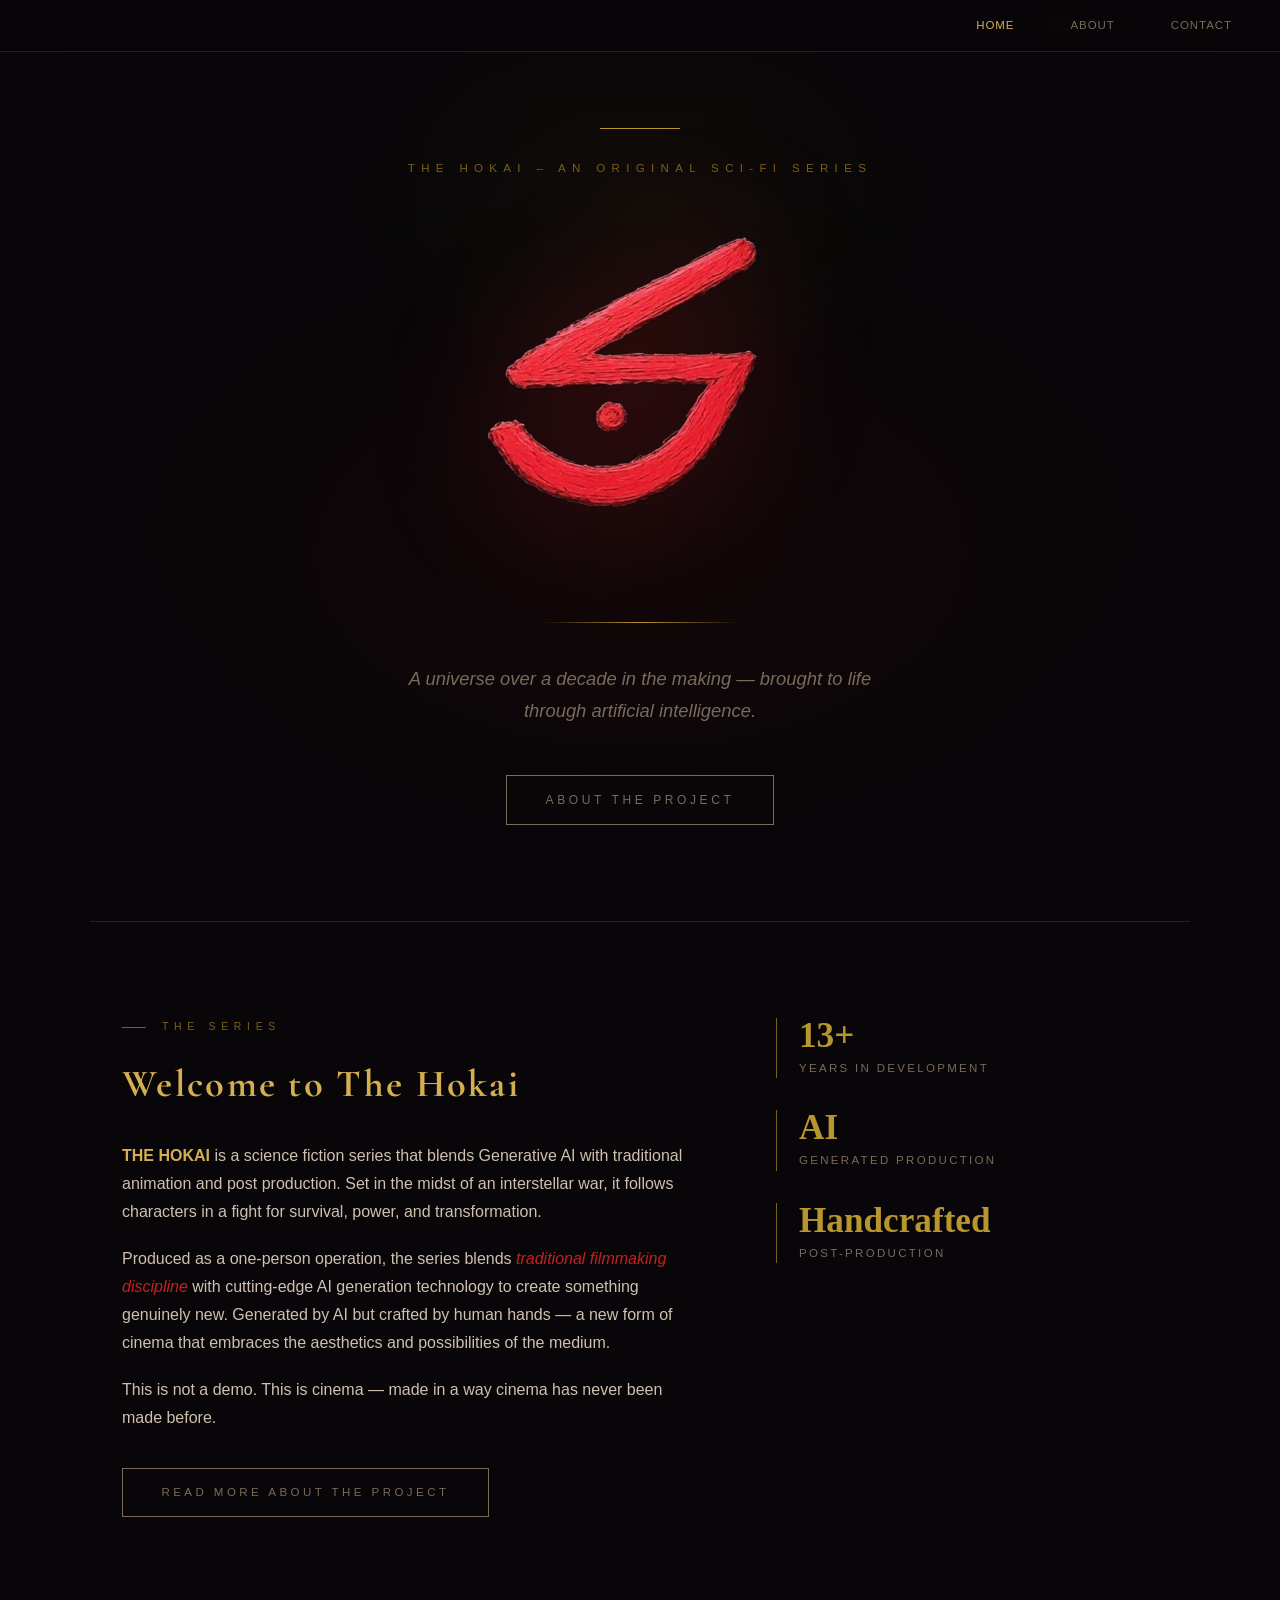
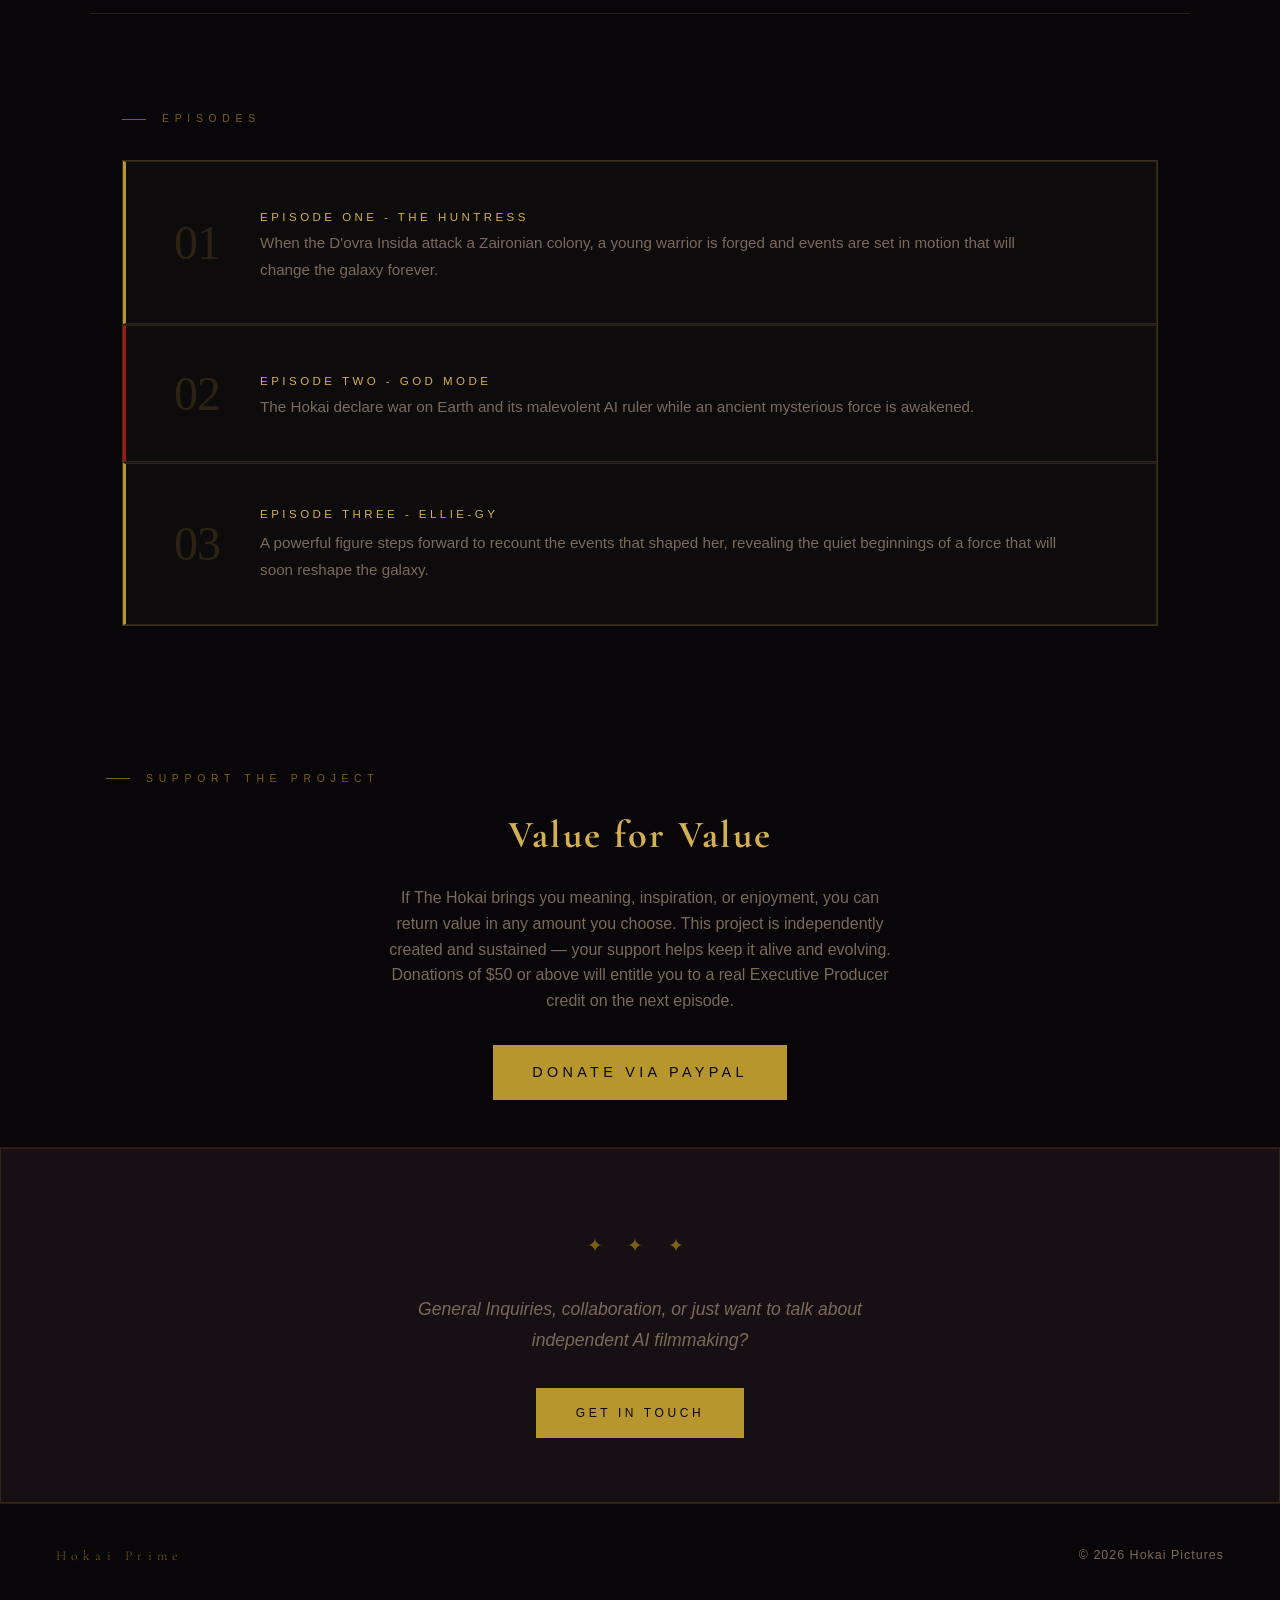
<file: index.html>
<!DOCTYPE html>
<html lang="en">
<head>
<meta charset="UTF-8">
<meta name="viewport" content="width=device-width, initial-scale=1.0">
<title>HOKAI PRIME — An Original Sci-Fi Series</title>
<link rel="stylesheet" href="style.css">
<link href="https://fonts.googleapis.com/css2?family=Cormorant+Garamond:wght@700&display=swap" rel="stylesheet">
<style>
/* ── HERO LOGO ── */
.hero-logo-wrap {
  opacity: 0;
  animation: fadeUp 1s 0.4s forwards;
}

.hero-logo-img {
  width: clamp(260px, 40vw, 520px);
  height: auto;
  mix-blend-mode: lighten;
  filter: drop-shadow(0 0 60px rgba(180, 30, 30, 0.35));
}

/* ── HOME-SPECIFIC ── */
.home-bg {
  position: absolute;
  inset: 0;
  background:
    radial-gradient(ellipse 60% 50% at 50% 60%, rgba(155,26,26,0.07) 0%, transparent 70%),
    radial-gradient(ellipse 40% 40% at 50% 20%, rgba(184,150,46,0.05) 0%, transparent 60%);
}

/* Overview */
.overview-grid {
  display: grid;
  grid-template-columns: 3fr 2fr;
  gap: 5rem;
  align-items: start;
}

.overview-body p {
  font-size: 1rem;
  color: var(--text);
  margin-bottom: 1.2rem;
}

.overview-body p strong { color: var(--gold-lt); font-weight: 600; }

.overview-body p em { color: var(--red-lt); font-style: italic; }

.overview-stats {
  display: flex;
  flex-direction: column;
  gap: 2rem;
}

.stat-block {
  border-left: 1px solid var(--gold-dk);
  padding-left: 1.4rem;
}

.stat-number {
  font-family: 'Trajan Pro', 'Times New Roman', Georgia, serif;
  font-size: 2.2rem;
  font-weight: 700;
  color: var(--gold);
  line-height: 1;
}

.stat-label {
  font-size: 0.72rem;
  letter-spacing: 0.2em;
  text-transform: uppercase;
  color: var(--muted);
  margin-top: 0.3rem;
}

/* Universe Pillars */
.pillar-grid {
  display: grid;
  grid-template-columns: repeat(auto-fit, minmax(220px, 1fr));
  gap: 1px;
  background: var(--border);
  border: 1px solid var(--border);
  margin-top: 3rem;
}

.pillar {
  background: var(--deep);
  padding: 2.2rem 2rem;
  transition: background 0.2s;
}

.pillar:hover { background: var(--surface); }

.pillar-mark {
  font-size: 0.65rem;
  letter-spacing: 0.4em;
  text-transform: uppercase;
  color: var(--red-lt);
  margin-bottom: 0.8rem;
}

.pillar h3 {
  font-size: 1rem;
  margin-bottom: 0.7rem;
}

.pillar p {
  font-size: 0.9rem;
  color: var(--muted);
  line-height: 1.65;
}

/* Episode teaser */
.ep-teaser {
  border: 1px solid var(--border);
  border-left: 3px solid var(--gold);
  background: var(--deep);
  padding: 2.5rem 3rem;
  display: grid;
  grid-template-columns: auto 1fr auto;
  gap: 2.5rem;
  align-items: center;
  transition: background 0.2s, border-color 0.2s;
  text-decoration: none;
  color: inherit;
}

.ep-teaser:hover {
  background: var(--surface);
  border-color: var(--gold-lt);
  border-left-color: var(--gold-lt);
}

.ep-num {
  font-family: 'Trajan Pro', 'Times New Roman', Georgia, serif;
  font-size: 3rem;
  color: var(--gold-dim);
  line-height: 1;
  letter-spacing: -0.02em;
}

.ep-teaser:hover .ep-num { color: rgba(184,150,46,0.4); }

.ep-title {
  font-size: 0.72rem;
  letter-spacing: 0.3em;
  text-transform: uppercase;
  color: var(--gold-lt);
  margin-bottom: 0.4rem;
}

.ep-desc {
  font-size: 0.95rem;
  color: var(--muted);
}

.ep-arrow {
  font-size: 1.3rem;
  color: var(--gold-dk);
  transition: transform 0.2s, color 0.2s;
}

.ep-teaser:hover .ep-arrow {
  transform: translateX(4px);
  color: var(--gold);
}

/* CTA Banner */
.cta-banner {
  background: var(--surface);
  border: 1px solid var(--border);
  border-top: 1px solid var(--border-r);
  padding: 4rem 2rem;
  text-align: center;
}

.cta-banner p {
  font-size: 1.1rem;
  font-style: italic;
  color: var(--muted);
  margin-bottom: 2rem;
  max-width: 480px;
  margin-left: auto;
  margin-right: auto;
}

@media (max-width: 768px) {
  .overview-grid { grid-template-columns: 1fr; gap: 3rem; }
  .overview-stats { flex-direction: row; flex-wrap: wrap; }
  .ep-teaser { grid-template-columns: 1fr; gap: 1rem; padding: 1.8rem; }
  .ep-arrow { display: none; }
}
</style>
</head>
<body>

<nav>
  <ul class="nav-links">
    <li><a href="index.html" class="active">Home</a></li>
    <li><a href="about.html">About</a></li>
    <li><a href="contact.html">Contact</a></li>
  </ul>
</nav>

<!-- HERO -->
<section class="hero">
  <div class="home-bg" aria-hidden="true"></div>
  <div class="hero-scanlines" aria-hidden="true"></div>
  <div class="hero-vignette" aria-hidden="true"></div>

  <div class="hero-content">
    <div class="hero-rule"></div>
    <p class="hero-eyebrow">The Hokai &ndash; An original Sci-Fi series</p>
    <div class="hero-logo-wrap">
      <img src="logo.jpg" alt="Hokai Prime" class="hero-logo-img" />
    </div>
    <div class="hero-divider"></div>
    <p class="hero-tagline">A universe over a decade in the making — brought to life through artificial intelligence.</p>

    <div class="hero-cta">
      <!-- <a href="episodes.html" class="btn btn-gold">Watch the Series</a> -->
      <a href="about.html" class="btn btn-ghost">About the Project</a>
    </div>
  </div>
</section>

<!-- OVERVIEW -->
<hr class="divider">
<section class="section" id="overview">
  <div class="overview-grid">
    <div class="overview-body">
      <div class="section-label">The Series</div>
      <h2>Welcome to The Hokai</h2>
      <p>
        <strong>THE HOKAI</strong> is a science fiction series that blends Generative AI with traditional animation and post production. Set in the midst of an interstellar war, it follows characters in a fight for survival, power, and transformation.
      </p>
      <p>
        Produced as a one-person operation, the series blends <em>traditional filmmaking discipline</em> with cutting-edge AI generation technology to create something genuinely new. Generated by AI but crafted by human hands — a new form of cinema that embraces the aesthetics and possibilities of the medium.
      </p>
      <p>
        This is not a demo. This is cinema — made in a way cinema has never been made before.
      </p>
      <a href="about.html" class="btn btn-ghost" style="margin-top:1rem; font-size:0.72rem;">Read More About the Project</a>
    </div>

    <div class="overview-stats">
      <div class="stat-block">
        <div class="stat-number">13+</div>
        <div class="stat-label">Years in Development</div>
      </div>
      <div class="stat-block">
        <div class="stat-number">AI</div>
        <div class="stat-label">Generated Production</div>
      </div>
      <div class="stat-block">
        <div class="stat-number">Handcrafted</div>
        <div class="stat-label">Post-Production</div>
      </div>
    </div>
  </div>
</section>

<!-- PILLARS -->
<!-- <hr class="divider"> -->
<!-- <section class="section" id="universe">
  <div class="section-label">The Universe</div>
  <!-- <h2>Inside The Hokai</h2>


<!-- EPISODES TEASER -->
<hr class="divider">
<section class="section">
  <div class="section-label">Episodes</div>
  
 <div style="display:flex; flex-direction:column; gap:1px; background:#1a1a1a; border:1px solid var(--border); margin-top:2rem;">
    <div class="ep-teaser" style="cursor:default;">
      <div class="ep-num">01</div>
      <div>
        <a href="https://youtu.be/q8aWEQsr_lI" class="ep-title">Episode One - The Huntress</a>
        <div class="ep-desc">When the D'ovra Insida attack a Zaironian colony, a young warrior is forged and events are set in motion that will change the galaxy forever. </div>
      </div>
    </div>
    <div class="ep-teaser" style="border-left-color: var(--red); cursor:default;">
      <div class="ep-num">02</div>
      <div>
        <a href="https://youtu.be/xkqqKyQpmyI" class="ep-title">Episode Two - God Mode</a>
        <div class="ep-desc">The Hokai declare war on Earth and its malevolent AI ruler while an ancient mysterious force is awakened. </div>
      </div>
    </div>
    <div class="ep-teaser" style="cursor:default;">
      <div class="ep-num">03</div>
      <div>
        <div class="ep-title">Episode Three - Ellie-gy</div>
        <div class="ep-desc">A powerful figure steps forward to recount the events that shaped her, revealing the quiet beginnings of a force that will soon reshape the galaxy.</div>
      </div>
    </div>
  </div>
</section>

<!-- VALUE FOR VALUE -->
<section id="value" class="section" style="text-align:center; padding:3rem 1rem;">
  <div class="section-label">Support the Project</div>
  <h2 style="margin-bottom:1rem;">Value for Value</h2>
  <p style="max-width:520px; margin:0 auto 2rem; color:var(--muted); font-size:1rem; line-height:1.6;">
    If The Hokai brings you meaning, inspiration, or enjoyment, you can return value in any amount you choose.
    This project is independently created and sustained — your support helps keep it alive and evolving. Donations of $50 or above will entitle you to a real Executive Producer credit on the next episode.
  </p>
  <a href="https://paypal.me/thehokai" class="btn btn-gold" style="font-size:0.9rem;">
    Donate via PayPal
  </a>
</section>

<!-- CTA -->
<div class="divider-full" style="margin-top:-1px;"></div>
<div class="cta-banner">
  <div class="ornament">✦ ✦ ✦</div>
  <p>General Inquiries, collaboration, or just want to talk about independent AI filmmaking?</p>
  <a href="contact.html" class="btn btn-gold">Get in Touch</a>
</div>

<footer>
  <span class="footer-logo">Hokai Prime</span>
<nav>
  <ul class="nav-links">
    <li><a href="index.html" class="active">Home</a></li>
    <li><a href="about.html">About</a></li>
    <li><a href="contact.html">Contact</a></li>
  </ul>
</nav>
  <span>© 2026 Hokai Pictures</span>
</footer>

</body>
</html>
</file>
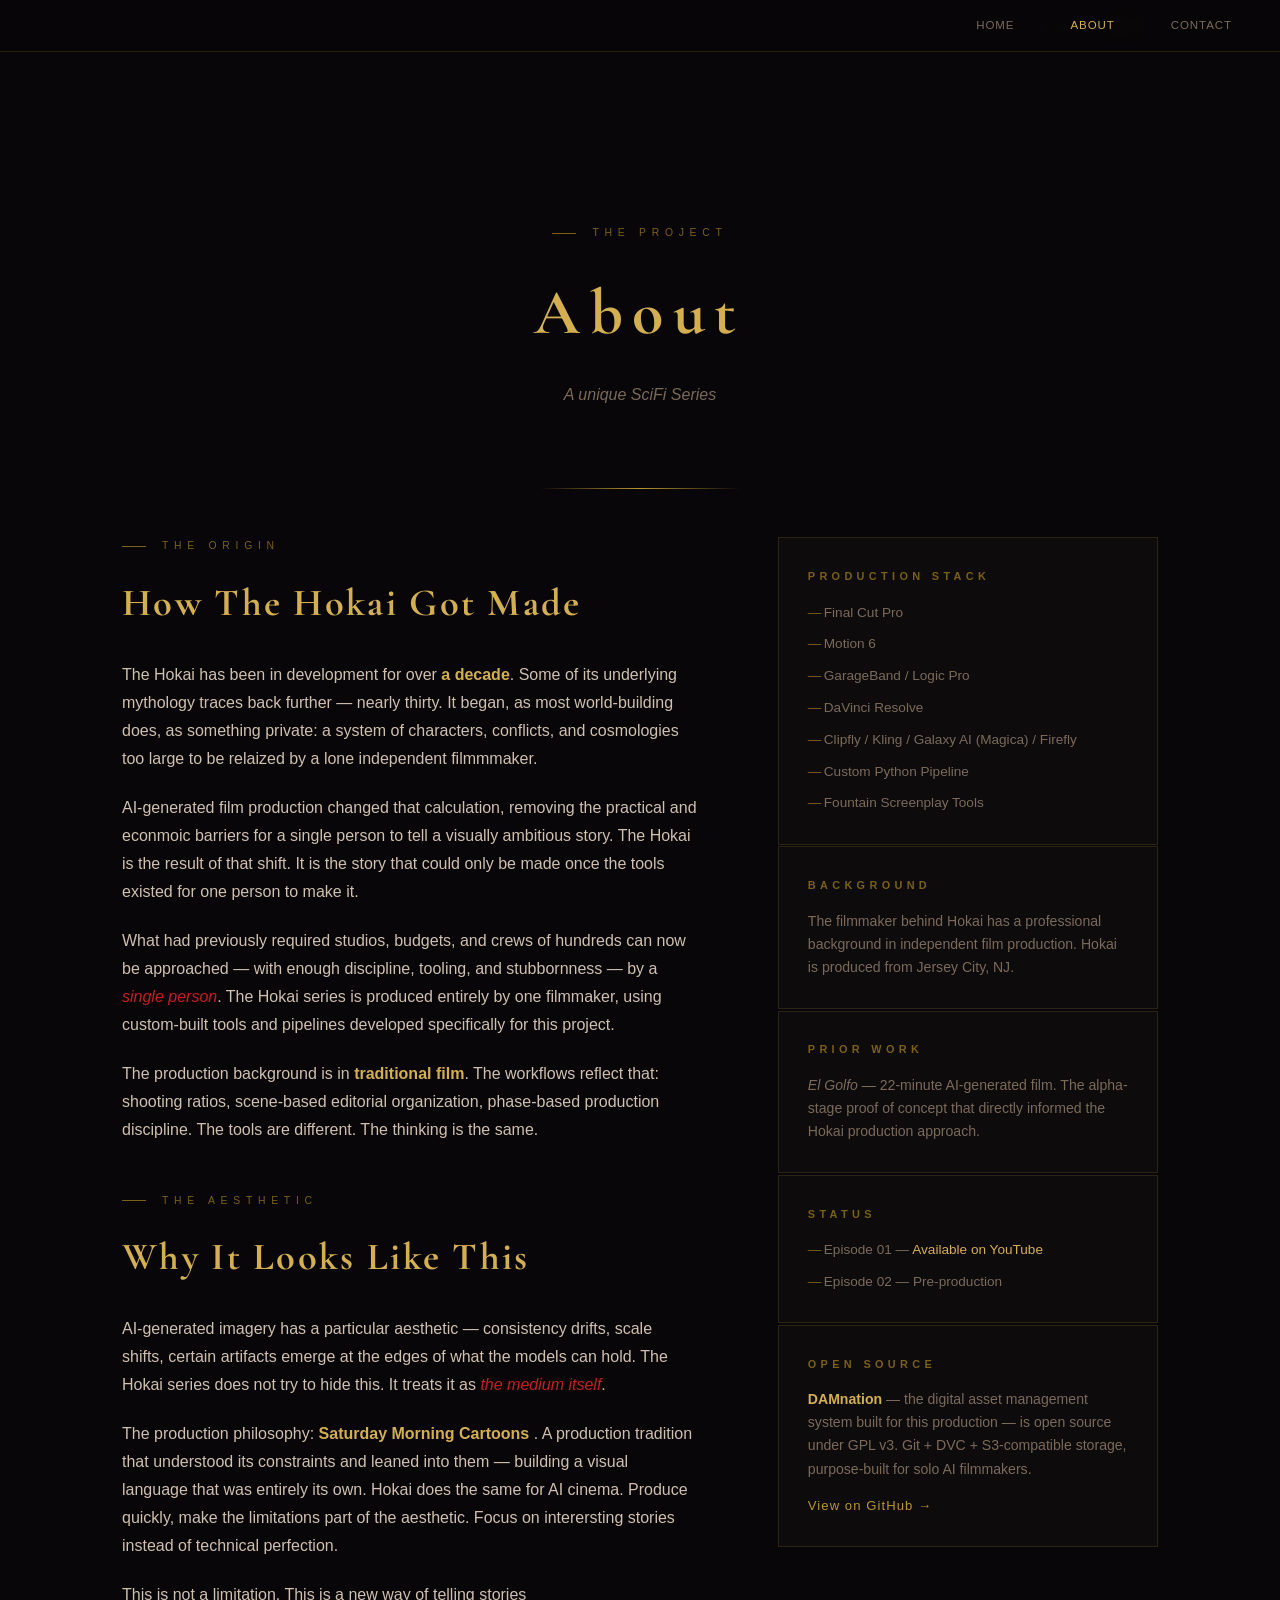
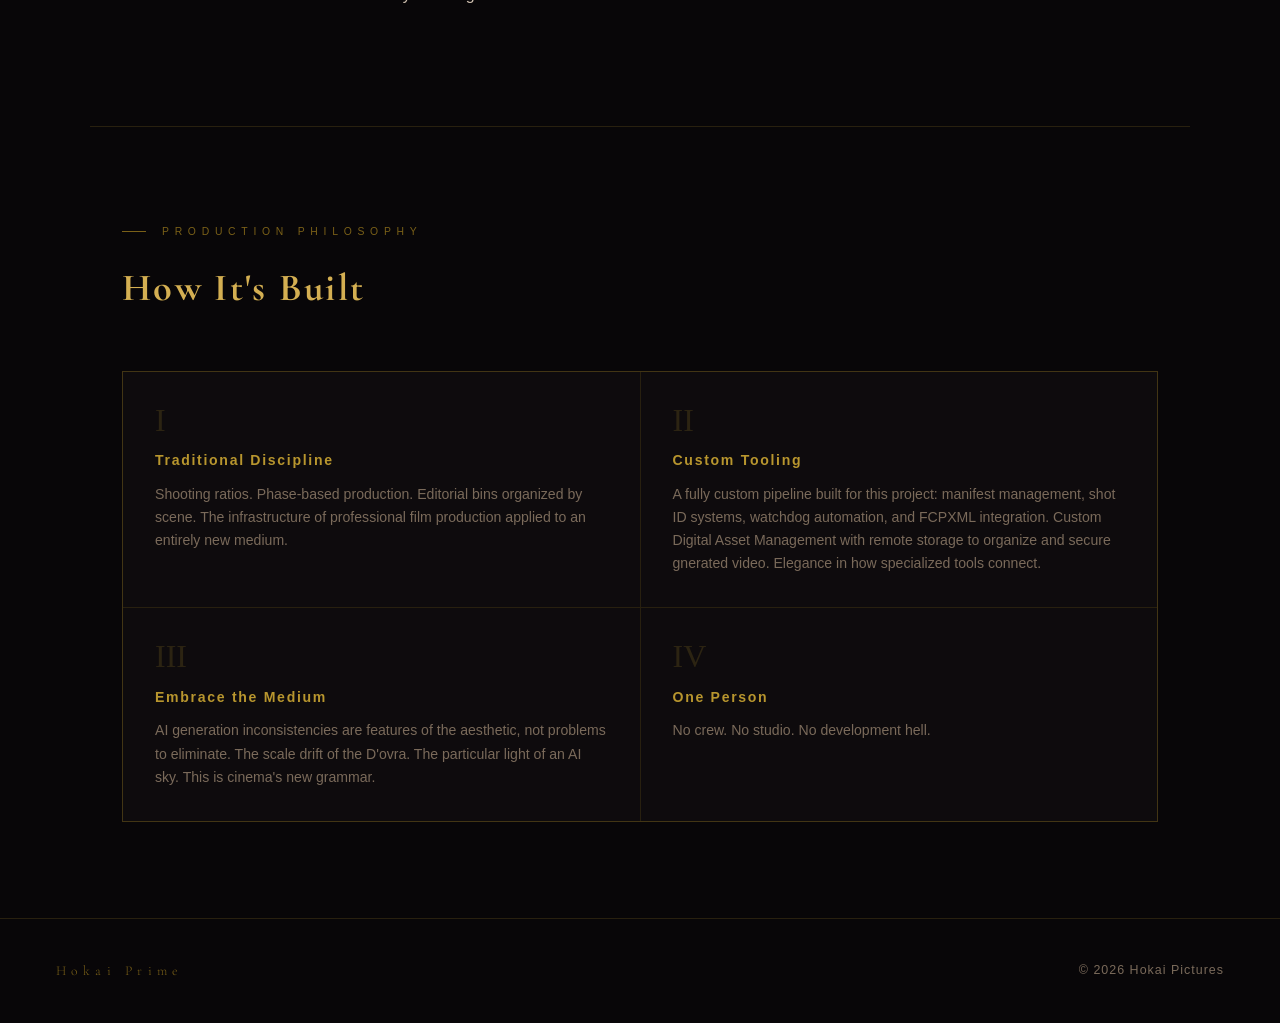
<file: about.html>
<!DOCTYPE html>
<html lang="en">
<head>
<meta charset="UTF-8">
<meta name="viewport" content="width=device-width, initial-scale=1.0">
<title>About — HOKAI PRIME</title>
<link rel="stylesheet" href="style.css?v=2">
<style>
.about-grid {
  display: grid;
  grid-template-columns: 1fr 380px;
  gap: 5rem;
  align-items: start;
}


.about-body p {
  font-size: 1rem;
  color: var(--text);
  margin-bottom: 1.3rem;
  max-width: 600px;
}

.about-body p strong { color: var(--gold-lt); font-weight: 600; }
.about-body p em { color: var(--red-lt); font-style: italic; }

.about-sidebar {
  display: flex;
  flex-direction: column;
  gap: 1.5px;
}

.sidebar-block {
  background: var(--deep);
  border: 1px solid var(--border);
  padding: 1.8rem 1.8rem;
}

.sidebar-block h4 {
  font-size: 0.68rem;
  letter-spacing: 0.4em;
  text-transform: uppercase;
  color: var(--gold-dk);
  margin-bottom: 0.9rem;
}

.sidebar-block p {
  font-size: 0.88rem;
  color: var(--muted);
  line-height: 1.65;
}

.sidebar-block ul {
  list-style: none;
  display: flex;
  flex-direction: column;
  gap: 0.5rem;
}

.sidebar-block ul li {
  font-size: 0.85rem;
  color: var(--muted);
  padding-left: 1rem;
  position: relative;
}

.sidebar-block ul li::before {
  content: '—';
  position: absolute;
  left: 0;
  color: var(--gold-dk);
}

.philosophy-blocks {
  display: grid;
  grid-template-columns: 1fr 1fr;
  gap: 1px;
  background: var(--border);
  border: 1px solid var(--border);
  margin-top: 3rem;
}

.phil-block {
  background: var(--deep);
  padding: 2rem 2rem;
  transition: background 0.2s;
}

.phil-block:hover { background: var(--surface); }

.phil-num {
  font-family: 'Trajan Pro', 'Times New Roman', Georgia, serif;
  font-size: 2rem;
  color: var(--gold-dim);
  line-height: 1;
  margin-bottom: 0.8rem;
}

.phil-block h4 {
  font-size: 0.88rem;
  color: var(--gold);
  letter-spacing: 0.12em;
  margin-bottom: 0.6rem;
}

.phil-block p {
  font-size: 0.88rem;
  color: var(--muted);
  line-height: 1.65;
}

@media (max-width: 900px) {
  .about-grid { grid-template-columns: 1fr; gap: 3rem; }
  .philosophy-blocks { grid-template-columns: 1fr; }
}
</style>
</head>
<body>

<nav>
  <ul class="nav-links">
    <li><a href="index.html">Home</a></li>
    <li><a href="about.html" class="active">About</a></li>
    <li><a href="contact.html">Contact</a></li>
  </ul>
</nav>

<div class="page-content">

  <div class="page-hero">
    <div class="section-label" style="justify-content:center;">The Project</div>
    <h1>About</h1>
    <p>A unique SciFi Series</p>
  </div>

  <section class="section" style="padding-top: 3rem;">
    <div class="about-grid">

      <div class="about-body">
        <div class="section-label">The Origin</div>
        <h2>How The Hokai Got Made</h2>

        <p>
          The Hokai has been in development for over <strong>a decade</strong>. Some of its underlying mythology traces back further — nearly thirty. It began, as most world-building does, as something private: a system of characters, conflicts, and cosmologies too large to be relaized by a lone independent filmmmaker.
        </p>

        <p>
          AI-generated film production changed that calculation, removing the practical and econmoic barriers for a single person to tell a visually ambitious story. The Hokai is the result of that shift. It is the story that could only be made once the tools existed for one person to make it.
        </p>

        <p>
          What had previously required studios, budgets, and crews of hundreds can now be approached — with enough discipline, tooling, and stubbornness — by a <em>single person</em>. The Hokai series is produced entirely by one filmmaker, using custom-built tools and pipelines developed specifically for this project.
        </p>

        <p>
          The production background is in <strong>traditional film</strong>. The workflows reflect that: shooting ratios, scene-based editorial organization, phase-based production discipline. The tools are different. The thinking is the same.
        </p>

        <div class="section-label" style="margin-top:3rem;">The Aesthetic</div>
        <h2>Why It Looks Like This</h2>

        <p>
          AI-generated imagery has a particular aesthetic — consistency drifts, scale shifts, certain artifacts emerge at the edges of what the models can hold. The Hokai series does not try to hide this. It treats it as <em>the medium itself</em>.
        </p>

        <p>
          The production philosophy: <strong>Saturday Morning Cartoons </strong>. A production tradition that understood its constraints and leaned into them — building a visual language that was entirely its own. Hokai does the same for AI cinema. Produce quickly, make the limitations part of the aesthetic. Focus on interersting stories instead of technical perfection. 
        </p>

        <p>
          This is not a limitation. This is a new way of telling stories
        </p>
      </div>

      <div class="about-sidebar">
        <div class="sidebar-block">
          <h4>Production Stack</h4>
          <ul>
            <li>Final Cut Pro</li>
            <li>Motion 6</li>
            <li>GarageBand / Logic Pro</li>
            <li>DaVinci Resolve</li>
            <li>Clipfly / Kling / Galaxy AI (Magica) / Firefly</li>
            <li>Custom Python Pipeline</li>
            <li>Fountain Screenplay Tools</li>
          </ul>
        </div>

        <div class="sidebar-block">
          <h4>Background</h4>
          <p>
            The filmmaker behind Hokai has a professional background in independent film production. Hokai is produced from Jersey City, NJ.
          </p>
        </div>

        <div class="sidebar-block">
          <h4>Prior Work</h4>
          <p>
            <em>El Golfo</em> — 22-minute AI-generated film. The alpha-stage proof of concept that directly informed the Hokai production approach.
          </p>
        </div>

        <div class="sidebar-block">
          <h4>Status</h4>
          <ul>
            <li>Episode 01 — <a href="https://youtu.be/q8aWEQsr_lI" style="color:var(--gold-lt);">Available on YouTube</a></li>
            <li>Episode 02 — Pre-production</li>
          </ul>
        </div>

        <div class="sidebar-block">
          <h4>Open Source</h4>
          <p>
            <strong style="color:var(--gold-lt);">DAMnation</strong> — the digital asset management system built for this production — is open source under GPL v3. Git + DVC + S3-compatible storage, purpose-built for solo AI filmmakers.
          </p>
          <p style="margin-top:0.8rem;">
            <a href="https://github.com/sjmcgra/damnation" style="color:var(--gold); font-size:0.82rem; letter-spacing:0.08em;">View on GitHub &rarr;</a>
          </p>
        </div>
      </div>

    </div>
  </section>

  <hr class="divider">
  <section class="section">
    <div class="section-label">Production Philosophy</div>
    <h2>How It's Built</h2>

    <div class="philosophy-blocks">
      <div class="phil-block">
        <div class="phil-num">I</div>
        <h4>Traditional Discipline</h4>
        <p>Shooting ratios. Phase-based production. Editorial bins organized by scene. The infrastructure of professional film production applied to an entirely new medium.</p>
      </div>
      <div class="phil-block">
        <div class="phil-num">II</div>
        <h4>Custom Tooling</h4>
        <p>A fully custom pipeline built for this project: manifest management, shot ID systems, watchdog automation, and FCPXML integration. Custom Digital Asset Management with remote storage to organize and secure gnerated video. Elegance in how specialized tools connect.</p>
      </div>
      <div class="phil-block">
        <div class="phil-num">III</div>
        <h4>Embrace the Medium</h4>
        <p>AI generation inconsistencies are features of the aesthetic, not problems to eliminate. The scale drift of the D'ovra. The particular light of an AI sky. This is cinema's new grammar.</p>
      </div>
      <div class="phil-block">
        <div class="phil-num">IV</div>
        <h4>One Person</h4>
        <p>No crew. No studio. No development hell.</p>
      </div>
    </div>
  </section>

</div>

<footer>
  <span class="footer-logo">Hokai Prime</span>
<nav>
  <ul class="nav-links">
    <li><a href="index.html">Home</a></li>
    <li><a href="about.html" class="active">About</a></li>
    <li><a href="contact.html">Contact</a></li>
  </ul>
</nav>
  <span>© 2026 Hokai Pictures</span>
</footer>

</body>
</html>
</file>
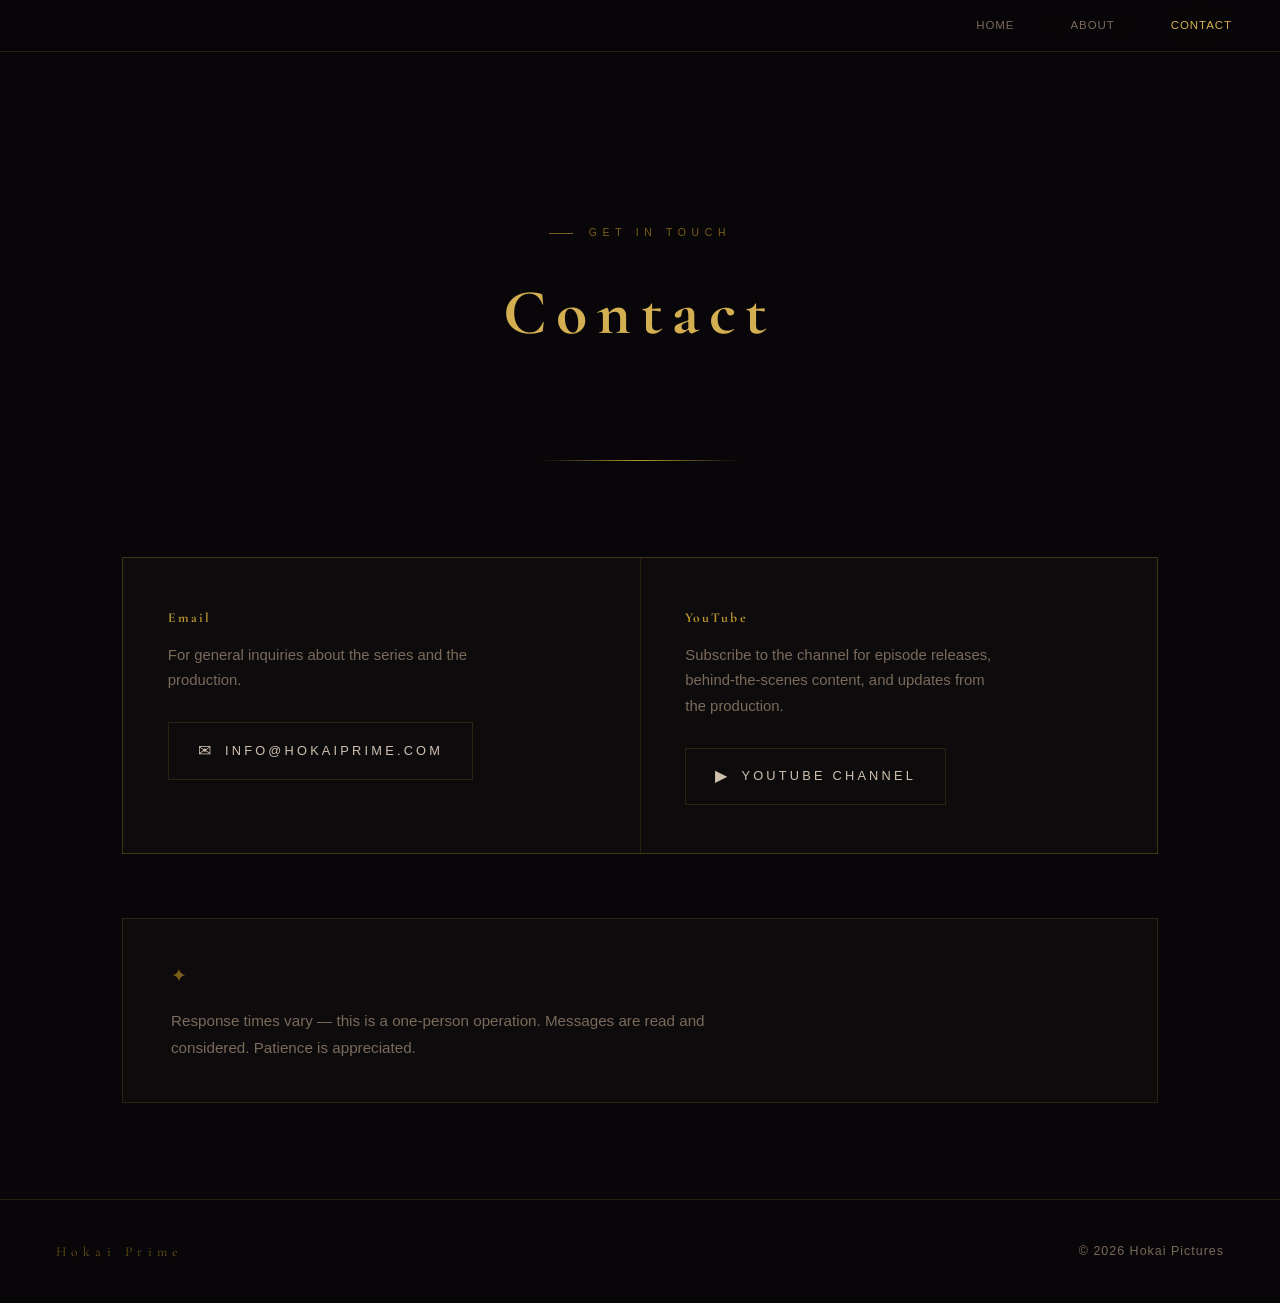
<file: contact.html>
<!DOCTYPE html>
<html lang="en">
<head>
<meta charset="UTF-8">
<meta name="viewport" content="width=device-width, initial-scale=1.0">
<title>Contact — HOKAI PRIME</title>
<link rel="stylesheet" href="style.css">
<style>
.contact-grid {
  display: grid;
  grid-template-columns: 1fr 1fr;
  gap: 1px;
  background: var(--border);
  border: 1px solid var(--border);
  margin-top: 3rem;
}

.contact-block {
  background: var(--deep);
  padding: 3rem 2.8rem;
  transition: background 0.2s;
}

.contact-block:hover { background: var(--surface); }

.contact-block h3 {
  font-size: 0.85rem;
  letter-spacing: 0.15em;
  margin-bottom: 0.8rem;
  color: var(--gold);
}

.contact-block p {
  font-size: 0.93rem;
  color: var(--muted);
  line-height: 1.7;
  margin-bottom: 1.8rem;
  max-width: 320px;
}

.contact-link {
  display: inline-flex;
  align-items: center;
  gap: 0.7rem;
  font-size: 0.8rem;
  font-weight: 400;
  letter-spacing: 0.25em;
  text-transform: uppercase;
  color: var(--text);
  text-decoration: none;
  padding: 0.85rem 1.8rem;
  border: 1px solid var(--border);
  transition: all 0.2s;
}

.contact-link:hover {
  border-color: var(--gold);
  color: var(--gold-lt);
}

.contact-link.yt:hover {
  border-color: var(--red-lt);
  color: var(--red-lt);
}

.contact-icon { font-size: 1rem; }

.inquiry-types {
  margin-top: 4rem;
  display: grid;
  grid-template-columns: repeat(auto-fill, minmax(200px, 1fr));
  gap: 1px;
  background: var(--border);
  border: 1px solid var(--border);
}

.inq-block {
  background: var(--surface);
  padding: 1.6rem 1.8rem;
}

.inq-block h4 {
  font-size: 0.7rem;
  letter-spacing: 0.35em;
  text-transform: uppercase;
  color: var(--gold-dk);
  margin-bottom: 0.5rem;
}

.inq-block p {
  font-size: 0.85rem;
  color: var(--muted);
  line-height: 1.6;
}

@media (max-width: 768px) {
  .contact-grid { grid-template-columns: 1fr; }
  .inquiry-types { grid-template-columns: 1fr 1fr; }
}

@media (max-width: 480px) {
  .inquiry-types { grid-template-columns: 1fr; }
}
</style>
</head>
<body>

<nav>
  <ul class="nav-links">
    <li><a href="index.html">Home</a></li>
    <li><a href="about.html">About</a></li>
    <li><a href="contact.html" class="active">Contact</a></li>
  </ul>
</nav>

<div class="page-content">

  <div class="page-hero">
    <div class="section-label" style="justify-content:center;">Get in Touch</div>
    <h1>Contact</h1>
    <!-- <p>Press, collaboration, licensing, or just talking shop about AI filmmaking.</p> -->
  </div>

  <section class="section" style="padding-top: 3rem;">

    <div class="contact-grid">

      <div class="contact-block">
        <h3>Email</h3>
        <p>
          For general inquiries about the series and the production.
        </p>
        <!-- Replace with your actual email address -->
        <a href="mailto:info@hokaiprime.com" class="contact-link">
          <span class="contact-icon">✉</span>
          info@hokaiprime.com
        </a>
      </div>

      <div class="contact-block">
        <h3>YouTube</h3>
        <p>
          Subscribe to the channel for episode releases, behind-the-scenes content, and updates from the production.
        </p>
        <!-- Replace with your actual YouTube channel URL -->
        <a href="https://youtube.com/@hokaipictures" target="_blank" rel="noopener" class="contact-link yt">
          <span class="contact-icon">▶</span>
          YouTube Channel
        </a>
      </div>

    </div>
<!-- 
    <div class="section-label" style="margin-top: 4rem;">We're Open To</div>
    <h2>Inquiry Types</h2>

    <div class="inquiry-types">
      <div class="inq-block">
        <h4>Press</h4>
        <p>Coverage of the series, interviews, and feature writing on AI-generated independent cinema.</p>
      </div>
      <div class="inq-block">
        <h4>Licensing</h4>
        <p>Distribution, screening rights, and use of The Hokai intellectual property.</p>
      </div>
      <div class="inq-block">
        <h4>Collaboration</h4>
        <p>Sound design, music, voice talent, and other creative partnerships that fit the project.</p>
      </div>
      <div class="inq-block">
        <h4>AI Filmmaking</h4>
        <p>Consultation, pipeline discussion, and conversation about the emerging craft of AI-generated long-form narrative.</p>
      </div>
    </div> -->

    <div style="margin-top:4rem; padding: 2.5rem 3rem; border: 1px solid var(--border); background: var(--deep);">
      <div class="ornament" style="text-align:left; margin:0 0 1rem;">✦</div>
      <p style="font-size:0.95rem; color:var(--muted); max-width: 560px; line-height:1.75;">
        Response times vary — this is a one-person operation. Messages are read and considered. Patience is appreciated.
      </p>
    </div>

  </section>

</div>

<footer>
  <span class="footer-logo">Hokai Prime</span>
<nav>
  <ul class="nav-links">
    <li><a href="index.html">Home</a></li>
    <li><a href="about.html">About</a></li>
    <li><a href="contact.html" class="active">Contact</a></li>
  </ul>
</nav>
  <span>© 2026 Hokai Pictures</span>
</footer>

</body>
</html>
</file>
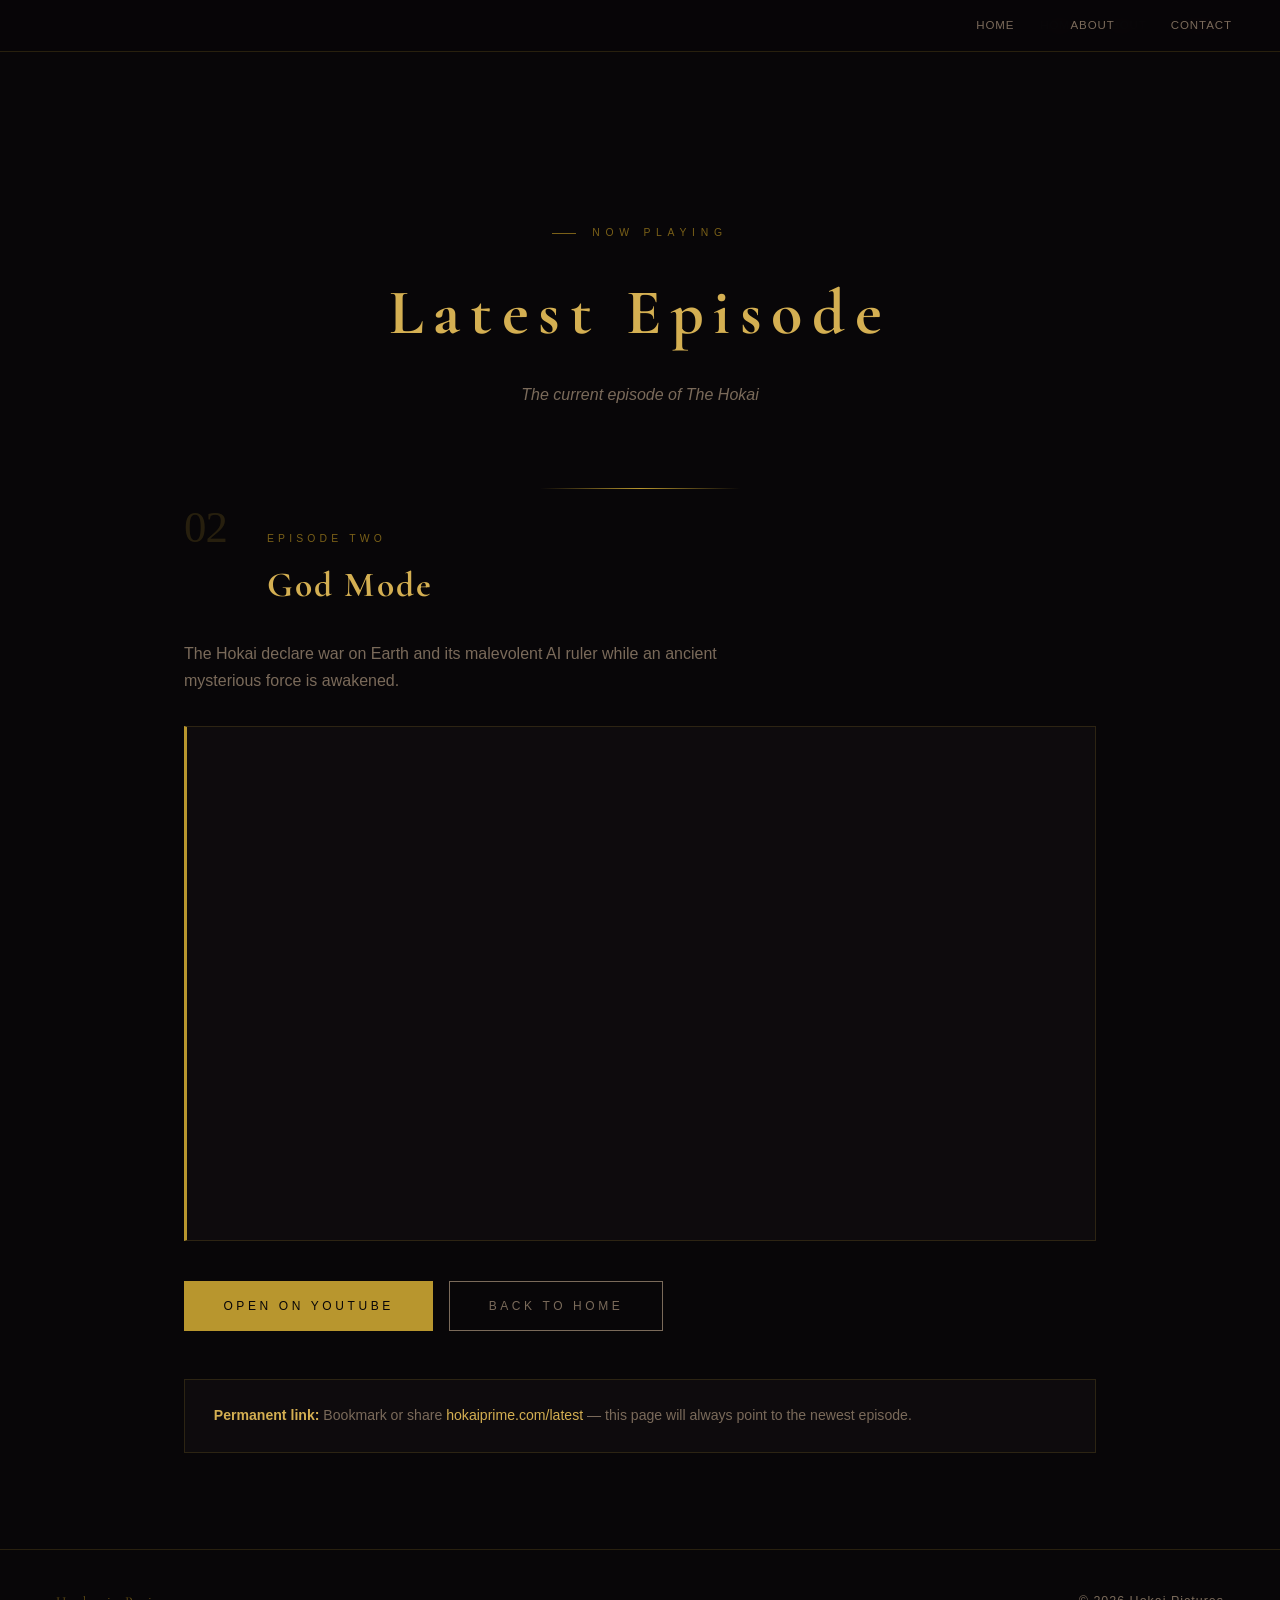
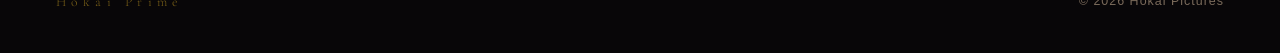
<file: latest.html>
<!DOCTYPE html>
<html lang="en">
<head>
<meta charset="UTF-8">
<meta name="viewport" content="width=device-width, initial-scale=1.0">
<title>Latest Episode — HOKAI PRIME</title>
<meta name="description" content="Watch the latest episode of The Hokai — an original sci-fi series.">
<link rel="stylesheet" href="style.css">
<link href="https://fonts.googleapis.com/css2?family=Cormorant+Garamond:wght@700&display=swap" rel="stylesheet">
<style>
.latest-wrap {
  max-width: 960px;
  margin: 0 auto;
  padding: 0 1.5rem;
}

.video-frame {
  position: relative;
  width: 100%;
  padding-bottom: 56.25%; /* 16:9 */
  background: var(--deep);
  border: 1px solid var(--border);
  border-left: 3px solid var(--gold);
  overflow: hidden;
  margin: 2rem 0 2.5rem;
}

.video-frame iframe {
  position: absolute;
  top: 0;
  left: 0;
  width: 100%;
  height: 100%;
  border: 0;
}

.ep-meta {
  display: flex;
  flex-wrap: wrap;
  gap: 1.5rem 2.5rem;
  align-items: baseline;
  margin-bottom: 1.5rem;
}

.ep-num {
  font-family: 'Trajan Pro', 'Times New Roman', Georgia, serif;
  font-size: 2.8rem;
  color: var(--gold-dim);
  line-height: 1;
  letter-spacing: -0.02em;
}

.ep-title-block .label {
  font-size: 0.65rem;
  letter-spacing: 0.4em;
  text-transform: uppercase;
  color: var(--gold-dk);
  margin-bottom: 0.35rem;
}

.ep-title-block h1 {
  font-family: 'Cormorant Garamond', serif;
  font-weight: 700;
  font-size: clamp(1.6rem, 4vw, 2.2rem);
  color: var(--gold-lt);
  letter-spacing: 0.06em;
  margin: 0;
}

.ep-desc {
  font-size: 1rem;
  color: var(--muted);
  line-height: 1.7;
  max-width: 560px;
  margin-bottom: 2rem;
}

.actions {
  display: flex;
  flex-wrap: wrap;
  gap: 1rem;
  margin-top: 1.5rem;
}

.note {
  margin-top: 3rem;
  padding: 1.5rem 1.8rem;
  border: 1px solid var(--border);
  background: var(--deep);
  font-size: 0.88rem;
  color: var(--muted);
  line-height: 1.65;
}

.note strong {
  color: var(--gold-lt);
}

@media (max-width: 600px) {
  .ep-meta { flex-direction: column; gap: 0.8rem; }
  .ep-num { font-size: 2.2rem; }
}
</style>
</head>
<body>

<nav>
  <ul class="nav-links">
    <li><a href="index.html">Home</a></li>
    <li><a href="about.html">About</a></li>
    <li><a href="contact.html">Contact</a></li>
  </ul>
</nav>

<div class="page-content">

  <div class="page-hero">
    <div class="section-label" style="justify-content:center;">Now Playing</div>
    <h1>Latest Episode</h1>
    <p>The current episode of The Hokai</p>
  </div>

  <section class="section" style="padding-top: 1rem;">
    <div class="latest-wrap">

      <div class="ep-meta">
        <div class="ep-num">02</div>
        <div class="ep-title-block">
          <div class="label">Episode Two</div>
          <h1>God Mode</h1>
        </div>
      </div>

      <p class="ep-desc">
        The Hokai declare war on Earth and its malevolent AI ruler while an ancient mysterious force is awakened.
      </p>

      <div class="video-frame">
        <iframe
          src="https://www.youtube.com/embed/xkqqKyQpmyI?rel=0"
          title="The Hokai — Episode Two: God Mode"
          allow="accelerometer; autoplay; clipboard-write; encrypted-media; gyroscope; picture-in-picture; web-share"
          allowfullscreen
          loading="lazy"
          referrerpolicy="strict-origin-when-cross-origin">
        </iframe>
      </div>

      <div class="actions">
        <a href="https://youtu.be/xkqqKyQpmyI" class="btn btn-gold" target="_blank" rel="noopener">Open on YouTube</a>
        <a href="index.html" class="btn btn-ghost">Back to Home</a>
      </div>

      <div class="note">
        <strong>Permanent link:</strong> Bookmark or share <a href="https://hokaiprime.com/latest" style="color:var(--gold-lt);">hokaiprime.com/latest</a> — this page will always point to the newest episode.
      </div>

    </div>
  </section>

</div>

<footer>
  <span class="footer-logo">Hokai Prime</span>
  <nav>
    <ul class="nav-links">
      <li><a href="index.html">Home</a></li>
      <li><a href="about.html">About</a></li>
      <li><a href="contact.html">Contact</a></li>
    </ul>
  </nav>
  <span>© 2026 Hokai Pictures</span>
</footer>

</body>
</html>
</file>
<file: style.css>
/* ── HOKAI PRIME — Shared Stylesheet ── */
/* Black / Crimson / Antique Gold */

@import url('https://fonts.googleapis.com/css2?family=Cormorant+Garamond:wght@700&display=swap');

*, *::before, *::after { box-sizing: border-box; margin: 0; padding: 0; }

:root {
  --black:    #080608;
  --deep:     #0e0b0d;
  --surface:  #161014;
  --surface2: #1e161a;

  --gold:     #b8962e;
  --gold-lt:  #d4af52;
  --gold-dk:  #7a6018;
  --gold-dim: rgba(184, 150, 46, 0.18);

  --red:      #9b1a1a;
  --red-lt:   #c42020;
  --red-dim:  rgba(155, 26, 26, 0.2);

  --text:     #cfc0b0;
  --muted:    #7a6a5a;
  --border:   rgba(184, 150, 46, 0.18);
  --border-r: rgba(155, 26, 26, 0.3);
}

html { scroll-behavior: smooth; }

a { color: inherit; text-decoration: none; }

body {
  background: var(--black);
  color: var(--text);
  font-family: 'Gill Sans', 'Gill Sans MT', 'Gillsans', Calibri, sans-serif;
  font-weight: 300;
  line-height: 1.75;
  overflow-x: hidden;
}

/* ── NAV ── */
nav {
  position: fixed;
  top: 0; left: 0; right: 0;
  z-index: 100;
  display: flex;
  align-items: center;
  padding: 1.1rem 2.5rem;
  background: rgba(8, 6, 8, 0.92);
  backdrop-filter: blur(14px);
  border-bottom: 1px solid var(--border);
  overflow: hidden;
}

.nav-logo {
  display: flex;
  align-items: center;
  flex-shrink: 0;
  text-decoration: none;
}

.nav-logo img {
  height: 44px;
  width: auto;
  max-width: 200px; 
  mix-blend-mode: lighten;
  opacity: 0.92;
  transition: opacity 0.2s;
}

.nav-logo img:hover { opacity: 1; }

.nav-links {
  display: flex;
  gap: 0.5rem;
  list-style: none;
  align-items: center;
  margin-left: auto;
  flex-shrink: 0;
}

.nav-links li {
  display: inline-flex;
  align-items: center;
}

.nav-links li a {
  display: inline-block;
  font-size: 0.72rem;
  font-weight: 400;
  letter-spacing: 0.08em;
  text-transform: uppercase;
  color: var(--muted);
  text-decoration: none;
  transition: color 0.2s;
  padding: 0.12rem 0.5rem;
  line-height: 1;
  white-space: nowrap;
}

.nav-links li a:hover,
.nav-links li a.active {
  color: var(--gold-lt);
}

/* ── PAGE WRAPPER ── */
.page-content {
  padding-top: 5rem;
}

/* ── HERO ── */
.hero {
  min-height: 100vh;
  display: flex;
  flex-direction: column;
  align-items: center;
  justify-content: center;
  text-align: center;
  padding: 8rem 2rem 6rem;
  position: relative;
  overflow: hidden;
}

.hero-scanlines {
  position: absolute;
  inset: 0;
  background-image: repeating-linear-gradient(
    0deg,
    transparent,
    transparent 3px,
    rgba(0,0,0,0.18) 3px,
    rgba(0,0,0,0.18) 4px
  );
  pointer-events: none;
  z-index: 1;
}

.hero-vignette {
  position: absolute;
  inset: 0;
  background: radial-gradient(ellipse 70% 70% at 50% 50%, transparent 40%, rgba(8,6,8,0.85) 100%);
  pointer-events: none;
  z-index: 1;
}

.hero-content {
  position: relative;
  z-index: 2;
}

.hero-rule {
  width: 80px;
  height: 1px;
  background: var(--gold);
  margin: 0 auto 1.8rem;
  opacity: 0;
  animation: fadeUp 0.7s 0.1s forwards;
}

.hero-eyebrow {
  font-size: 0.72rem;
  letter-spacing: 0.55em;
  color: var(--gold-dk);
  text-transform: uppercase;
  margin-bottom: 1.8rem;
  opacity: 0;
  animation: fadeUp 0.7s 0.25s forwards;
}

.hero-title {
  font-family: 'Cormorant Garamond', serif;
  font-weight: 700;
  font-size: clamp(4.5rem, 14vw, 10rem);
  letter-spacing: 0.12em;
  line-height: 1;
  color: var(--gold-lt);
  text-shadow:
    0 0 80px rgba(184, 150, 46, 0.25),
    0 2px 4px rgba(0,0,0,0.8);
  opacity: 0;
  animation: fadeUp 0.9s 0.4s forwards;
}

.hero-subtitle {
  font-size: clamp(0.75rem, 2vw, 0.95rem);
  letter-spacing: 0.7em;
  color: var(--red-lt);
  text-transform: uppercase;
  margin-top: 0.8rem;
  opacity: 0;
  animation: fadeUp 0.7s 0.55s forwards;
}

.hero-divider {
  width: 200px;
  height: 1px;
  background: linear-gradient(90deg, transparent, var(--gold), transparent);
  margin: 2.5rem auto;
  opacity: 0;
  animation: fadeIn 0.8s 0.7s forwards;
}

.hero-tagline {
  font-size: clamp(0.95rem, 2vw, 1.15rem);
  font-style: italic;
  color: var(--muted);
  max-width: 520px;
  margin: 0 auto 3rem;
  opacity: 0;
  animation: fadeUp 0.7s 0.8s forwards;
}

.hero-cta {
  display: flex;
  gap: 1.2rem;
  justify-content: center;
  flex-wrap: wrap;
  opacity: 0;
  animation: fadeUp 0.7s 1s forwards;
}

/* ── BUTTONS ── */
.btn {
  font-size: 0.75rem;
  font-weight: 400;
  letter-spacing: 0.3em;
  text-transform: uppercase;
  padding: 0.85rem 2.4rem;
  border: 1px solid;
  text-decoration: none;
  display: inline-block;
  transition: all 0.25s;
  cursor: pointer;
}

.btn-gold {
  background: var(--gold);
  border-color: var(--gold);
  color: var(--black);
}
.btn-gold:hover {
  background: transparent;
  color: var(--gold-lt);
}

.btn-ghost {
  background: transparent;
  border-color: var(--muted);
  color: var(--muted);
}
.btn-ghost:hover {
  border-color: var(--gold);
  color: var(--gold);
}

.btn-red {
  background: var(--red);
  border-color: var(--red);
  color: #f0d8c0;
}
.btn-red:hover {
  background: transparent;
  color: var(--red-lt);
  border-color: var(--red-lt);
}

/* ── SECTION STRUCTURE ── */
.section {
  padding: 6rem 2rem;
  max-width: 1100px;
  margin: 0 auto;
}

.section-full {
  padding: 6rem 2rem;
}

.section-inner {
  max-width: 1100px;
  margin: 0 auto;
}

.section-label {
  font-size: 0.65rem;
  letter-spacing: 0.55em;
  color: var(--gold-dk);
  text-transform: uppercase;
  margin-bottom: 0.9rem;
  display: flex;
  align-items: center;
  gap: 1rem;
}

.section-label::before {
  content: '';
  display: block;
  width: 24px;
  height: 1px;
  background: var(--gold-dk);
  flex-shrink: 0;
}

h2 {
  font-family: 'Cormorant Garamond', serif;
  font-weight: 700;
  font-size: clamp(1.6rem, 4vw, 2.4rem);
  color: var(--gold-lt);
  letter-spacing: 0.06em;
  margin-bottom: 1.5rem;
}

h3 {
  font-family: 'Cormorant Garamond', serif;
  font-weight: 700;
  letter-spacing: 0.08em;
  color: var(--gold);
}

.divider {
  border: none;
  border-top: 1px solid var(--border);
  max-width: 1100px;
  margin: 0 auto;
}

.divider-full {
  border: none;
  border-top: 1px solid var(--border);
}

/* ── PAGE HERO (inner pages) ── */
.page-hero {
  padding: 9rem 2rem 5rem;
  text-align: center;
  position: relative;
  overflow: hidden;
}

.page-hero::after {
  content: '';
  position: absolute;
  bottom: 0;
  left: 50%;
  transform: translateX(-50%);
  width: 200px;
  height: 1px;
  background: linear-gradient(90deg, transparent, var(--gold), transparent);
}

.page-hero h1 {
  font-family: 'Cormorant Garamond', serif;
  font-size: clamp(2.2rem, 6vw, 4rem);
  color: var(--gold-lt);
  letter-spacing: 0.15em;
  margin-bottom: 0.8rem;
}

.page-hero p {
  font-size: 1rem;
  font-style: italic;
  color: var(--muted);
  max-width: 480px;
  margin: 0 auto;
}

/* ── ORNAMENT ── */
.ornament {
  text-align: center;
  color: var(--gold-dk);
  font-size: 1.2rem;
  letter-spacing: 0.5em;
  margin: 1rem 0 2rem;
  user-select: none;
}

/* ── ANIMATIONS ── */
@keyframes fadeUp {
  from { opacity: 0; transform: translateY(18px); }
  to   { opacity: 1; transform: translateY(0); }
}

@keyframes fadeIn {
  from { opacity: 0; }
  to   { opacity: 1; }
}

/* ── FOOTER ── */
footer {
  border-top: 1px solid var(--border);
  padding: 2.5rem 3.5rem;
  display: flex;
  justify-content: space-between;
  align-items: center;
  font-size: 0.78rem;
  color: var(--muted);
  letter-spacing: 0.08em;
}

footer .footer-logo {
  font-family: 'Cormorant Garamond', serif;
  color: var(--gold-dk);
  letter-spacing: 0.4em;
  font-size: 0.85rem;
}

footer nav a {
  color: var(--muted);
  text-decoration: none;
  margin-left: 2rem;
  font-size: 0.75rem;
  letter-spacing: 0.15em;
  text-transform: uppercase;
  transition: color 0.2s;
}

footer nav a:hover { color: var(--gold); }

/* ── MOBILE ── */
@media (max-width: 768px) {
  nav { padding: 1rem 1.5rem; }
  .nav-links { gap: 1rem; }
  .nav-links li a { font-size: 0.7rem; letter-spacing: 0.06em; }
  footer { flex-direction: column; gap: 1.2rem; text-align: center; }
  footer nav a { margin-left: 1rem; }
}
</file>
